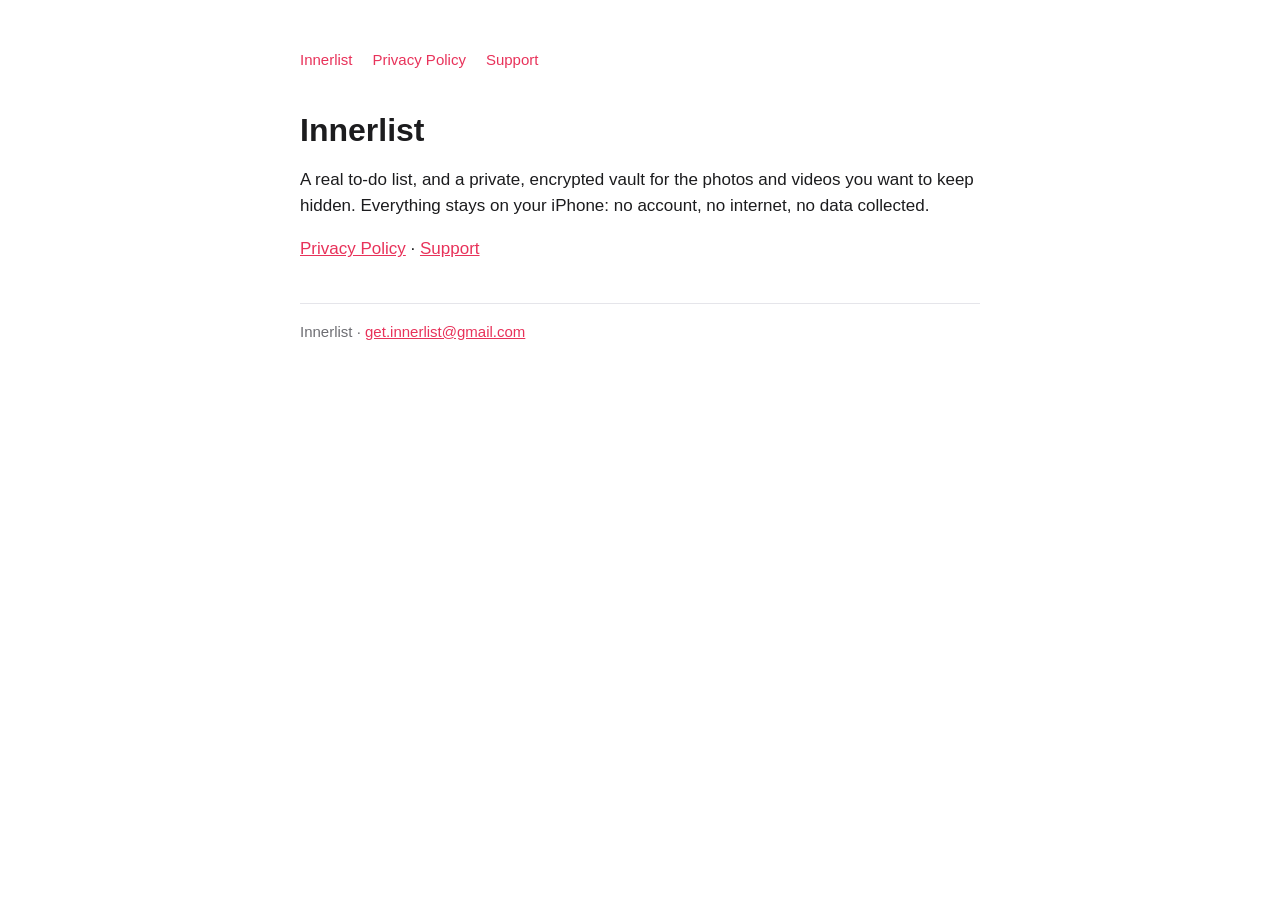
<file: index.html>
<!doctype html>
<html lang="en"><head><meta charset="utf-8"><meta name="viewport" content="width=device-width, initial-scale=1">
<title>Innerlist</title><link rel="stylesheet" href="style.css"></head>
<body><main><nav><a href="./">Innerlist</a><a href="privacy.html">Privacy Policy</a><a href="support.html">Support</a></nav>
<h1>Innerlist</h1>
<p>A real to-do list, and a private, encrypted vault for the photos and videos you want to keep hidden. Everything stays on your iPhone: no account, no internet, no data collected.</p>
<p><a href="privacy.html">Privacy Policy</a> · <a href="support.html">Support</a></p>
<hr><p class="muted">Innerlist · <a href="mailto:get.innerlist@gmail.com">get.innerlist@gmail.com</a></p>
</main></body></html>
</file>
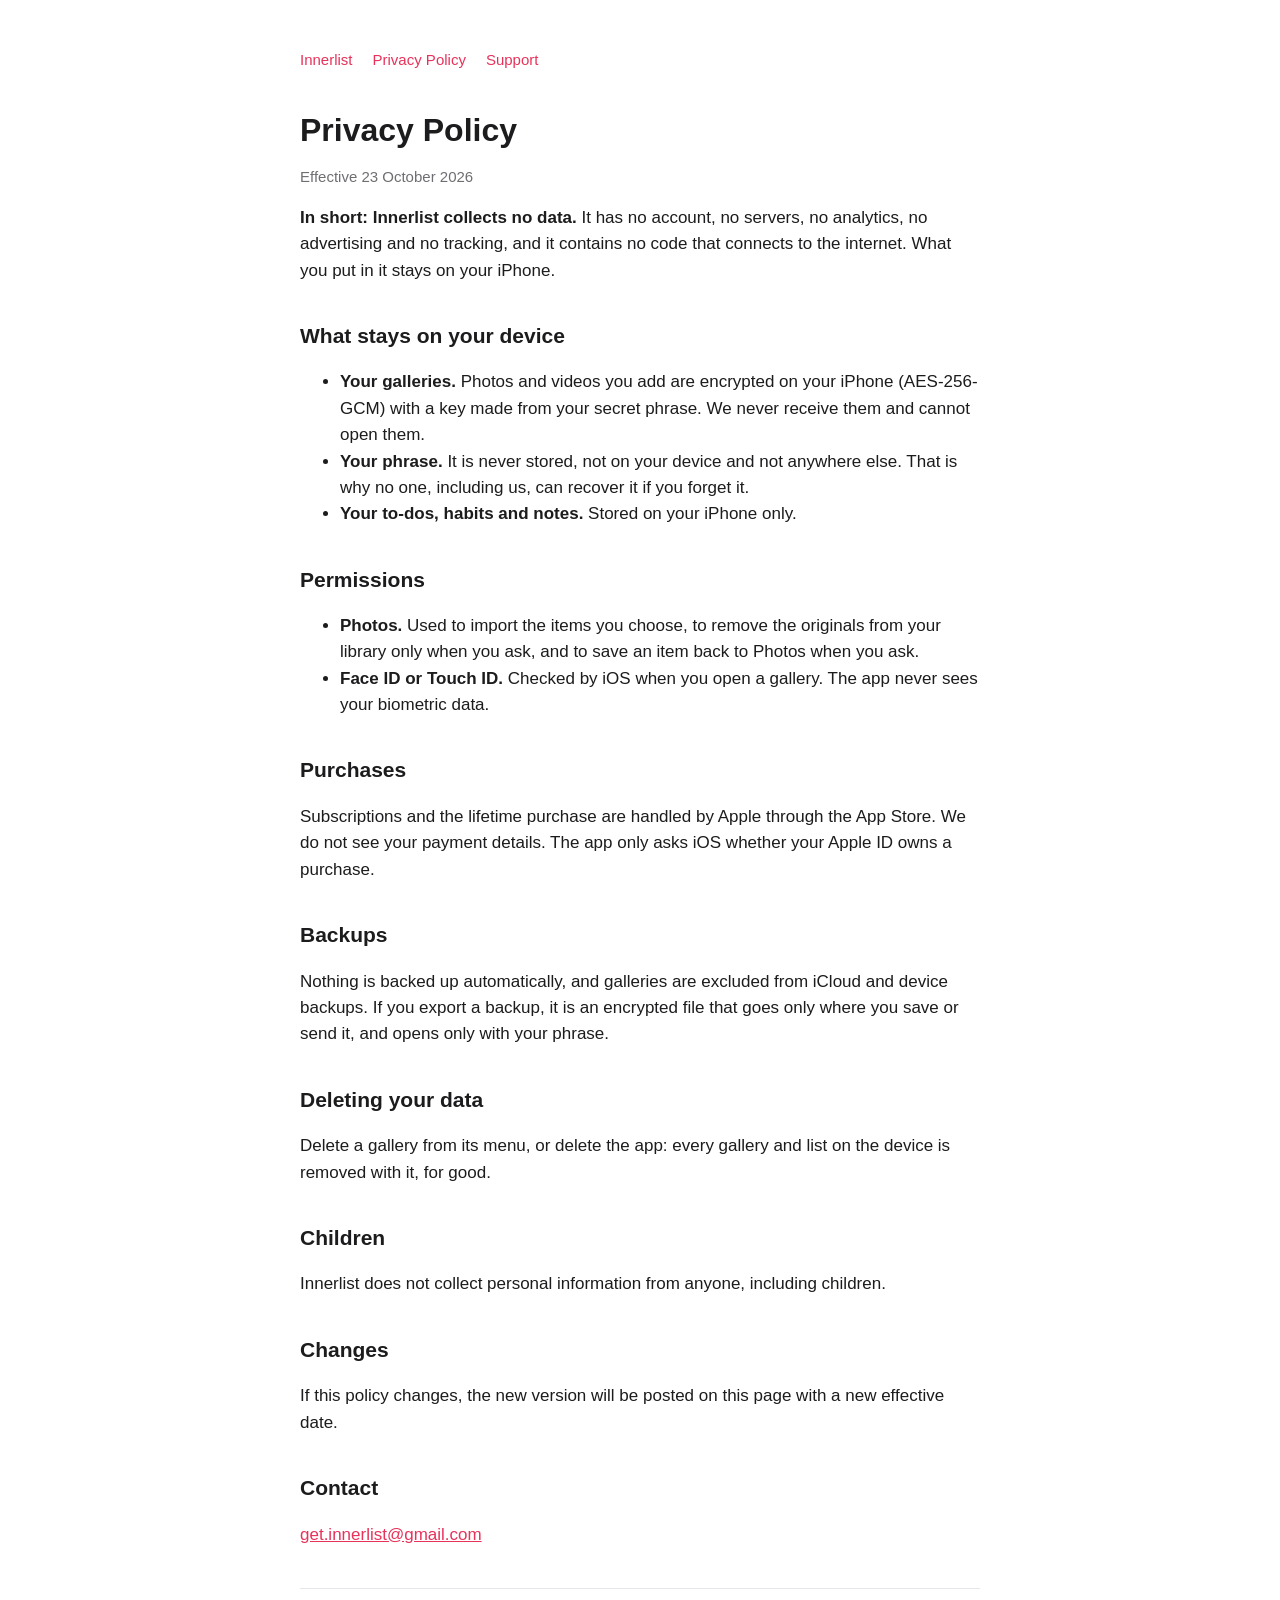
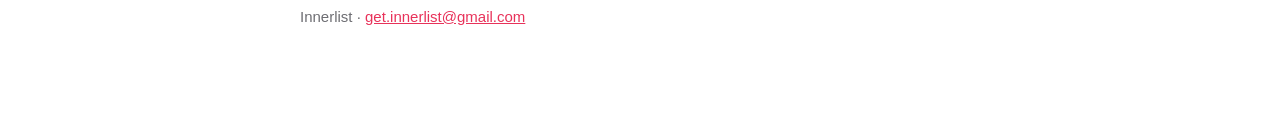
<file: privacy.html>
<!doctype html>
<html lang="en"><head><meta charset="utf-8"><meta name="viewport" content="width=device-width, initial-scale=1">
<title>Innerlist Privacy Policy</title><link rel="stylesheet" href="style.css"></head>
<body><main><nav><a href="./">Innerlist</a><a href="privacy.html">Privacy Policy</a><a href="support.html">Support</a></nav>
<h1>Privacy Policy</h1>
<p class="muted">Effective 23 October 2026</p>

<p><strong>In short: Innerlist collects no data.</strong> It has no account, no servers, no analytics, no advertising and no tracking, and it contains no code that connects to the internet. What you put in it stays on your iPhone.</p>

<h2>What stays on your device</h2>
<ul>
<li><strong>Your galleries.</strong> Photos and videos you add are encrypted on your iPhone (AES-256-GCM) with a key made from your secret phrase. We never receive them and cannot open them.</li>
<li><strong>Your phrase.</strong> It is never stored, not on your device and not anywhere else. That is why no one, including us, can recover it if you forget it.</li>
<li><strong>Your to-dos, habits and notes.</strong> Stored on your iPhone only.</li>
</ul>

<h2>Permissions</h2>
<ul>
<li><strong>Photos.</strong> Used to import the items you choose, to remove the originals from your library only when you ask, and to save an item back to Photos when you ask.</li>
<li><strong>Face ID or Touch ID.</strong> Checked by iOS when you open a gallery. The app never sees your biometric data.</li>
</ul>

<h2>Purchases</h2>
<p>Subscriptions and the lifetime purchase are handled by Apple through the App Store. We do not see your payment details. The app only asks iOS whether your Apple ID owns a purchase.</p>

<h2>Backups</h2>
<p>Nothing is backed up automatically, and galleries are excluded from iCloud and device backups. If you export a backup, it is an encrypted file that goes only where you save or send it, and opens only with your phrase.</p>

<h2>Deleting your data</h2>
<p>Delete a gallery from its menu, or delete the app: every gallery and list on the device is removed with it, for good.</p>

<h2>Children</h2>
<p>Innerlist does not collect personal information from anyone, including children.</p>

<h2>Changes</h2>
<p>If this policy changes, the new version will be posted on this page with a new effective date.</p>

<h2>Contact</h2>
<p><a href="mailto:get.innerlist@gmail.com">get.innerlist@gmail.com</a></p>
<hr><p class="muted">Innerlist · <a href="mailto:get.innerlist@gmail.com">get.innerlist@gmail.com</a></p>
</main></body></html>
</file>
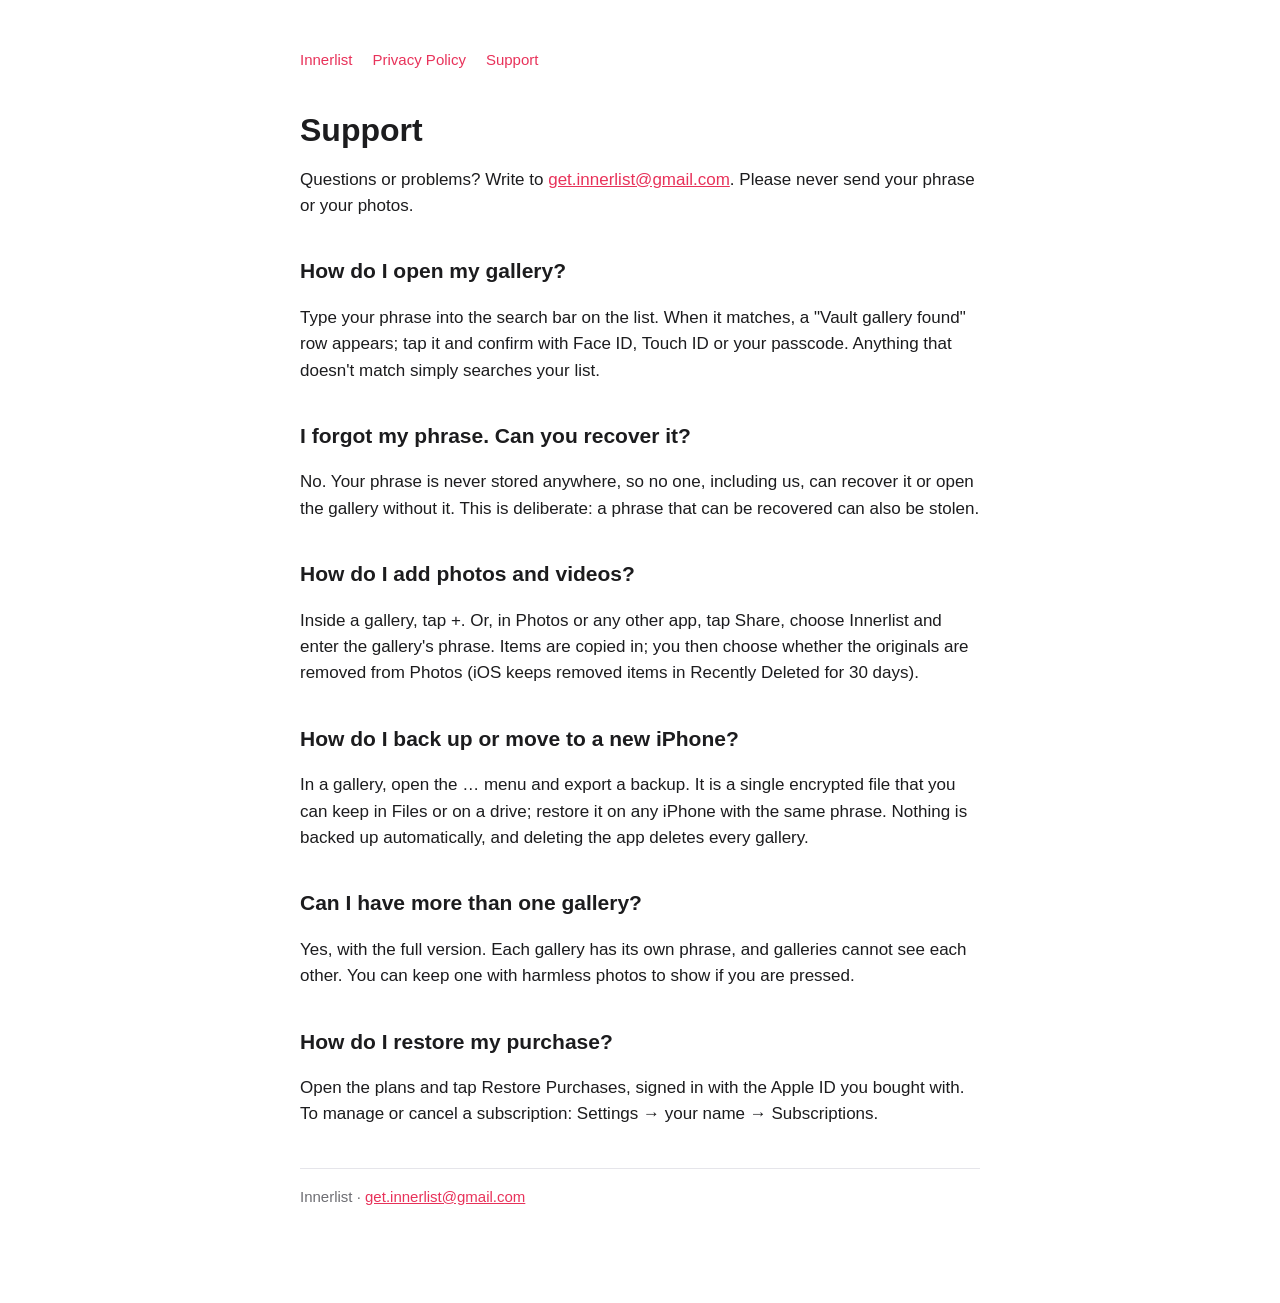
<file: support.html>
<!doctype html>
<html lang="en"><head><meta charset="utf-8"><meta name="viewport" content="width=device-width, initial-scale=1">
<title>Innerlist Support</title><link rel="stylesheet" href="style.css"></head>
<body><main><nav><a href="./">Innerlist</a><a href="privacy.html">Privacy Policy</a><a href="support.html">Support</a></nav>
<h1>Support</h1>
<p>Questions or problems? Write to <a href="mailto:get.innerlist@gmail.com">get.innerlist@gmail.com</a>. Please never send your phrase or your photos.</p>

<h2>How do I open my gallery?</h2>
<p>Type your phrase into the search bar on the list. When it matches, a "Vault gallery found" row appears; tap it and confirm with Face ID, Touch ID or your passcode. Anything that doesn't match simply searches your list.</p>

<h2>I forgot my phrase. Can you recover it?</h2>
<p>No. Your phrase is never stored anywhere, so no one, including us, can recover it or open the gallery without it. This is deliberate: a phrase that can be recovered can also be stolen.</p>

<h2>How do I add photos and videos?</h2>
<p>Inside a gallery, tap +. Or, in Photos or any other app, tap Share, choose Innerlist and enter the gallery's phrase. Items are copied in; you then choose whether the originals are removed from Photos (iOS keeps removed items in Recently Deleted for 30 days).</p>

<h2>How do I back up or move to a new iPhone?</h2>
<p>In a gallery, open the … menu and export a backup. It is a single encrypted file that you can keep in Files or on a drive; restore it on any iPhone with the same phrase. Nothing is backed up automatically, and deleting the app deletes every gallery.</p>

<h2>Can I have more than one gallery?</h2>
<p>Yes, with the full version. Each gallery has its own phrase, and galleries cannot see each other. You can keep one with harmless photos to show if you are pressed.</p>

<h2>How do I restore my purchase?</h2>
<p>Open the plans and tap Restore Purchases, signed in with the Apple ID you bought with. To manage or cancel a subscription: Settings → your name → Subscriptions.</p>
<hr><p class="muted">Innerlist · <a href="mailto:get.innerlist@gmail.com">get.innerlist@gmail.com</a></p>
</main></body></html>
</file>
<file: style.css>
:root { --bg: #ffffff; --text: #1c1c1e; --muted: #6e6e73; --accent: #e8325a; --line: #e5e5ea; }
@media (prefers-color-scheme: dark) { :root { --bg: #000000; --text: #f2f2f7; --muted: #98989d; --line: #2c2c2e; } }
* { box-sizing: border-box; }
body { margin: 0; background: var(--bg); color: var(--text); font: 17px/1.55 -apple-system, BlinkMacSystemFont, "Segoe UI", Helvetica, Arial, sans-serif; }
main { max-width: 720px; margin: 0 auto; padding: 48px 20px 80px; }
h1 { font-size: 32px; line-height: 1.2; margin: 0 0 8px; }
h2 { font-size: 21px; margin: 36px 0 8px; }
p, li { color: var(--text); }
.muted { color: var(--muted); font-size: 15px; }
a { color: var(--accent); }
nav { display: flex; gap: 20px; margin-bottom: 40px; font-size: 15px; }
nav a { text-decoration: none; }
hr { border: 0; border-top: 1px solid var(--line); margin: 40px 0 16px; }
</file>
